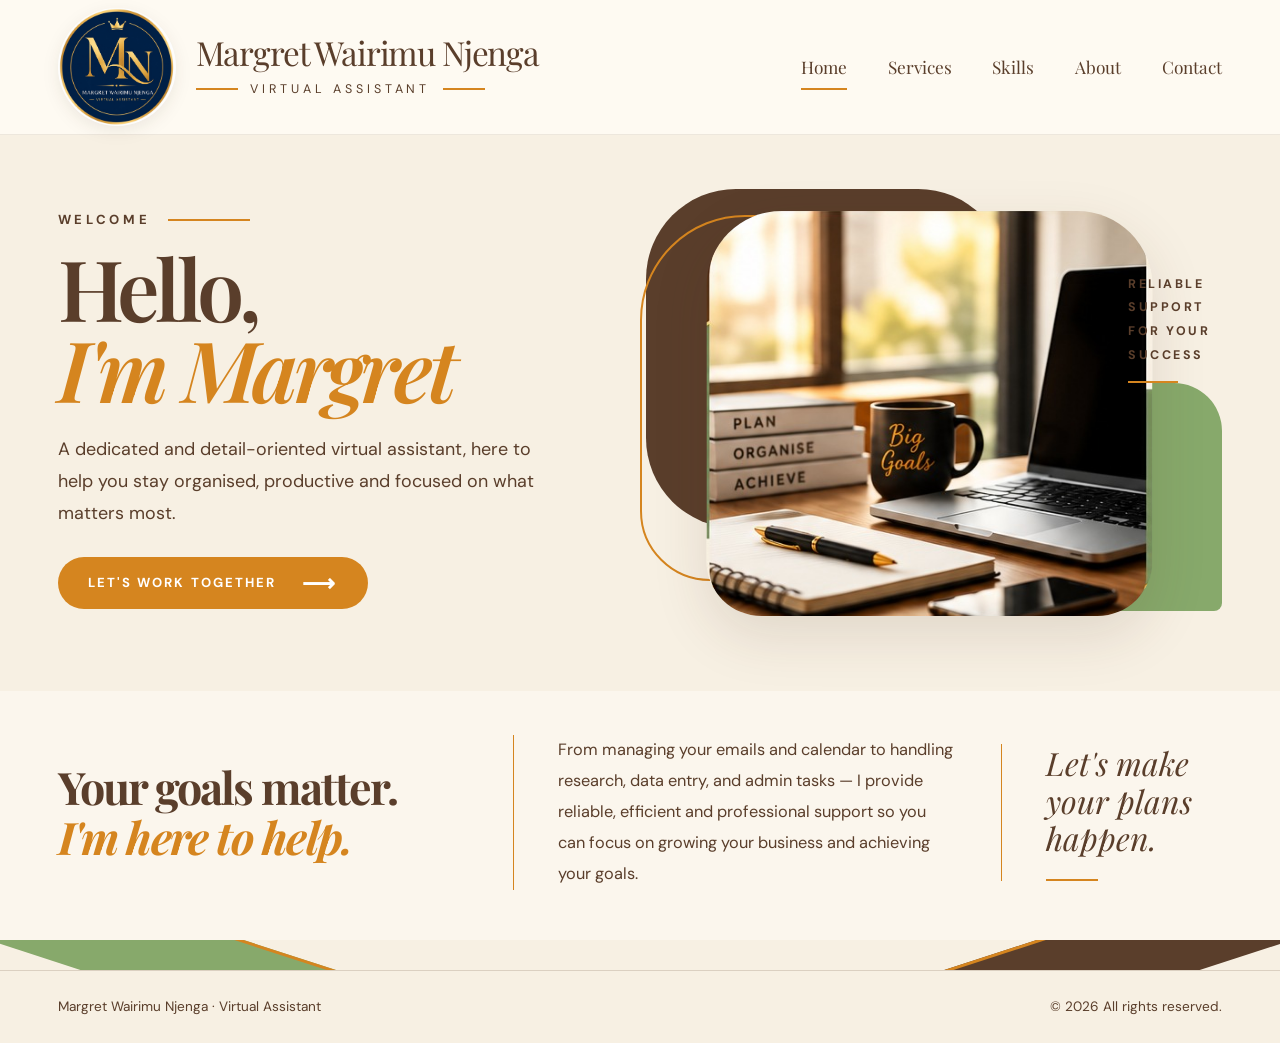
<file: index.html>
<!doctype html>
<html lang="en">
<head>
<meta charset="utf-8">
<meta name="viewport" content="width=device-width, initial-scale=1">
<meta name="description" content="Professional virtual assistance from Margret Wairimu Njenga. Reliable support to help you stay organised, productive and focused.">
<title>Margret Wairimu Njenga | Virtual Assistant</title>
<link rel="stylesheet" href="style.css">
</head>
<body>
<header class="site-header">
  <div class="container header-inner">
    <a class="brand" href="index.html" aria-label="Margret Njenga home">
      <img class="brand-logo" src="images/mn-logo.jpg" alt="Margret Wairimu Njenga MN logo">
      <div class="brand-copy">
        <div class="brand-name">Margret Wairimu Njenga</div>
        <div class="brand-subtitle">Virtual Assistant</div>
      </div>
    </a>
    <button class="menu-button" aria-label="Open navigation" aria-expanded="false">☰</button>
    <nav class="main-nav" aria-label="Main navigation">
      <a href="index.html" class="active">Home</a>
      <a href="services.html">Services</a>
      <a href="skills.html">Skills</a>
      <a href="about.html">About</a>
      <a href="contact.html">Contact</a>
    </nav>
  </div>
</header>

<main>
<section class="hero">
  <div class="container hero-grid">
    <div class="hero-text">
      <p class="eyebrow eyebrow-line">Welcome</p>
      <h1>Hello,<em>I'm Margret</em></h1>
      <p class="hero-copy">A dedicated and detail-oriented virtual assistant, here to help you stay organised, productive and focused on what matters most.</p>
      <a class="primary-button" href="contact.html">Let's work together <span>⟶</span></a>
    </div>
    <div class="hero-art" aria-label="A calm, professional workspace with a laptop and notebook">
      <div class="art-brown"></div><div class="art-sage"></div><div class="art-outline"></div>
      <div class="workspace-frame"><img src="images/workspace.jpg" alt="Warm professional workspace with laptop, notebook, pen and coffee mug"></div>
      <div class="side-note">Reliable<br>support<br>for your<br>success</div>
    </div>
  </div>
</section>

<section class="goals-section">
  <div class="container goals-grid">
    <h2 class="goals-title">Your goals matter.<em>I'm here to help.</em></h2>
    <p class="goals-copy">From managing your emails and calendar to handling research, data entry, and admin tasks — I provide reliable, efficient and professional support so you can focus on growing your business and achieving your goals.</p>
    <p class="script-note">Let's make<br>your plans<br>happen.</p>
  </div>
</section>
<div class="bottom-accent" aria-hidden="true"></div>
</main>

<footer class="site-footer"><div class="container footer-inner">
<p>Margret Wairimu Njenga · Virtual Assistant</p>
<p>© <span class="year"></span> All rights reserved.</p>
</div></footer>
<script src="script.js"></script>
</body>
</html>
</file>
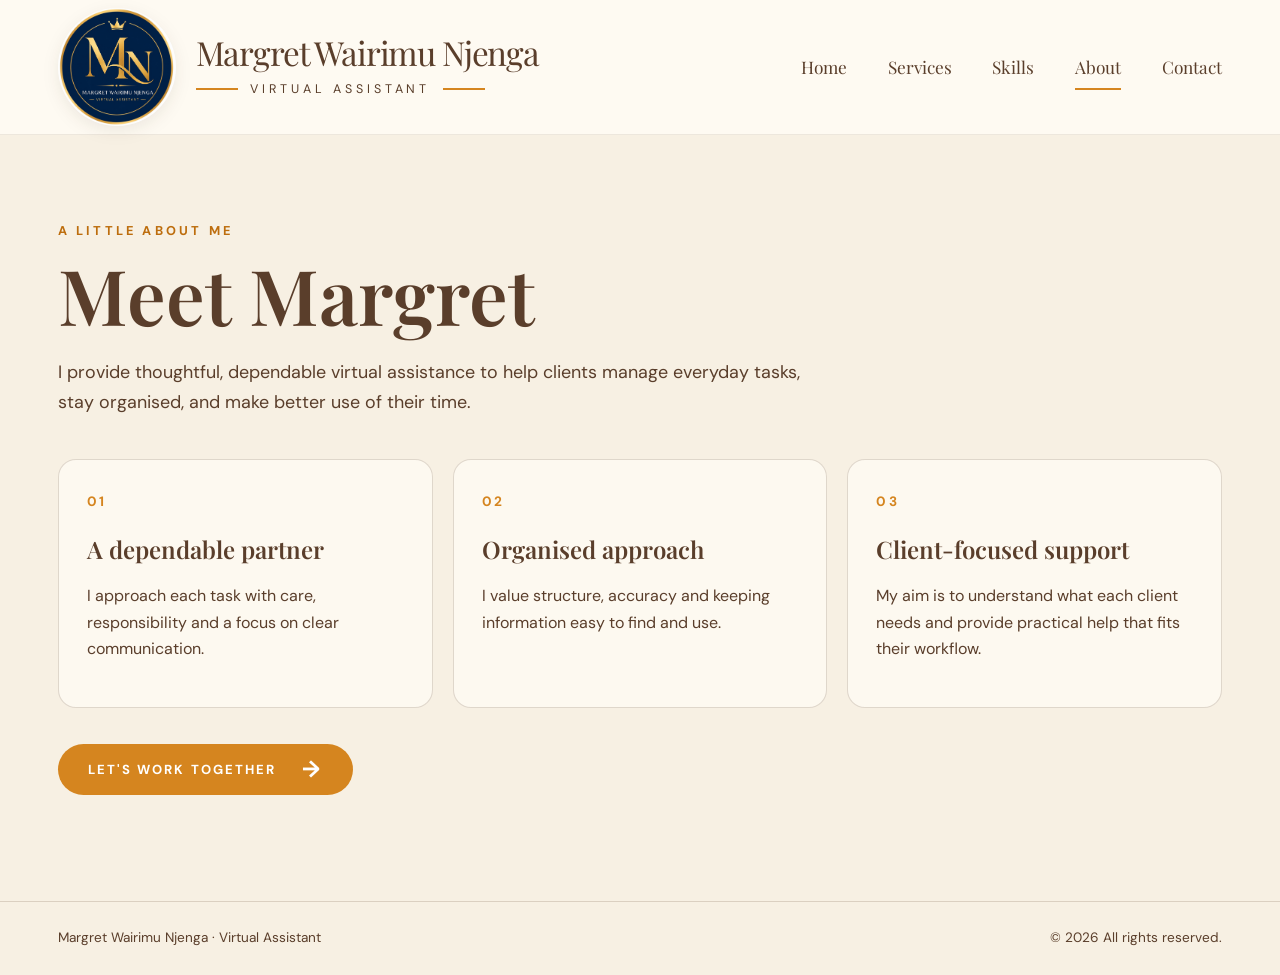
<file: about.html>
<!doctype html>
<html lang="en"><head>
<meta charset="utf-8"><meta name="viewport" content="width=device-width, initial-scale=1">
<title>About | Margret Wairimu Njenga</title>
<link rel="stylesheet" href="style.css">
</head><body>
<header class="site-header"><div class="container header-inner">
<a class="brand" href="index.html" aria-label="Margret Njenga home">
<img class="brand-logo" src="images/mn-logo.jpg" alt="Margret Wairimu Njenga MN logo">
<div class="brand-copy"><div class="brand-name">Margret Wairimu Njenga</div><div class="brand-subtitle">Virtual Assistant</div></div>
</a>
<button class="menu-button" aria-label="Open navigation" aria-expanded="false">☰</button>
<nav class="main-nav" aria-label="Main navigation"><a href="index.html" class="">Home</a>
<a href="services.html" class="">Services</a>
<a href="skills.html" class="">Skills</a>
<a href="about.html" class="active">About</a>
<a href="contact.html" class="">Contact</a></nav>
</div></header>
<main class="page-main"><div class="container">
<p class="page-kicker">A LITTLE ABOUT ME</p><h1 class="page-title">Meet Margret</h1>
<p class="page-intro">I provide thoughtful, dependable virtual assistance to help clients manage everyday tasks, stay organised, and make better use of their time.</p>
<div class="content-grid"><article class="content-card"><span class="number">01</span><h2>A dependable partner</h2><p>I approach each task with care, responsibility and a focus on clear communication.</p></article>
<article class="content-card"><span class="number">02</span><h2>Organised approach</h2><p>I value structure, accuracy and keeping information easy to find and use.</p></article>
<article class="content-card"><span class="number">03</span><h2>Client-focused support</h2><p>My aim is to understand what each client needs and provide practical help that fits their workflow.</p></article></div>
<p style="margin-top:36px"><a class="primary-button" href="contact.html">Let's work together <span>→</span></a></p>
</div></main>
<footer class="site-footer"><div class="container footer-inner"><p>Margret Wairimu Njenga · Virtual Assistant</p><p>© <span class="year"></span> All rights reserved.</p></div></footer>
<script src="script.js"></script></body></html>
</file>
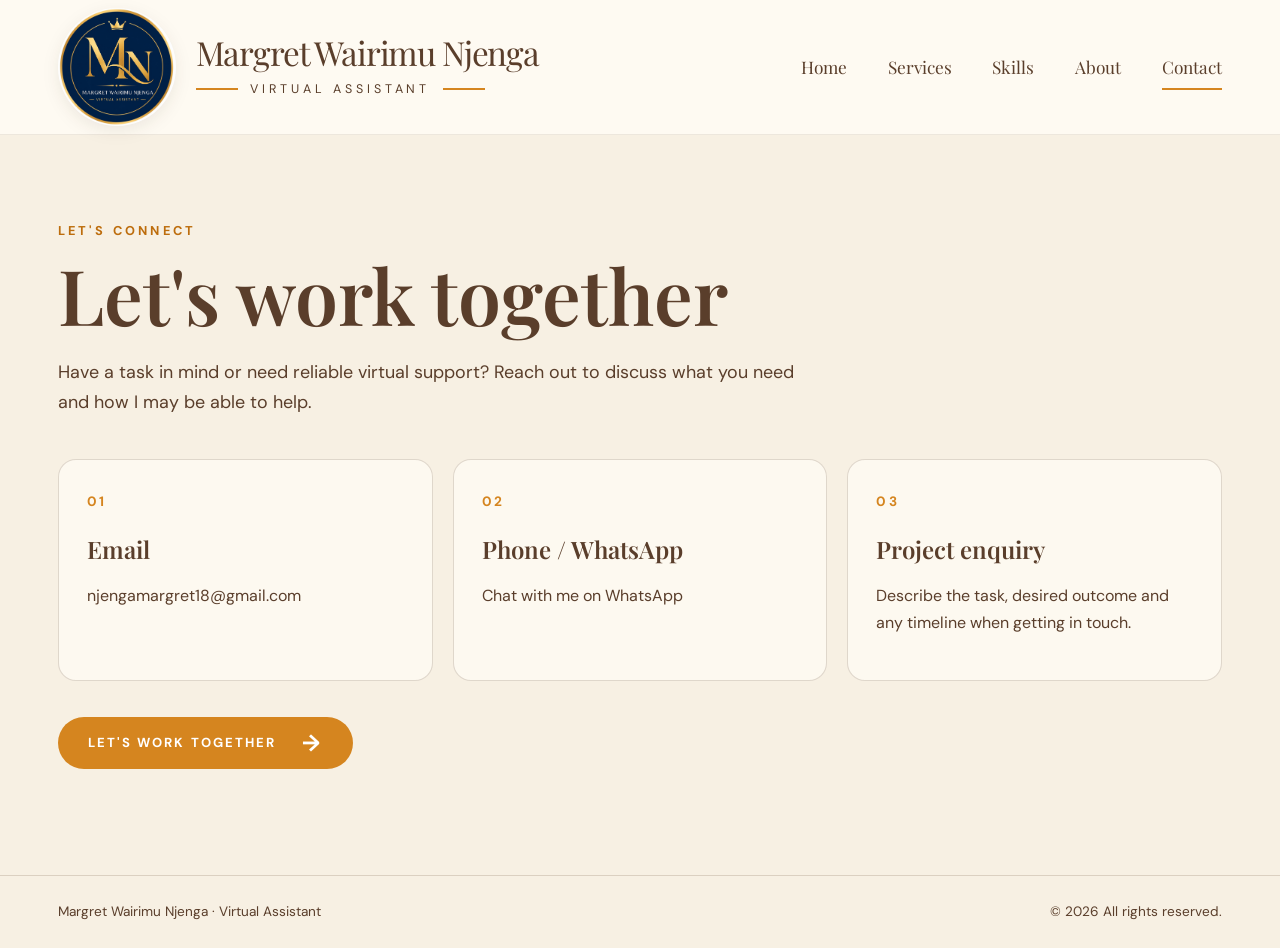
<file: contact.html>
<!doctype html>
<html lang="en"><head>
<meta charset="utf-8"><meta name="viewport" content="width=device-width, initial-scale=1">
<title>Contact | Margret Wairimu Njenga</title>
<link rel="stylesheet" href="style.css">
</head><body>
<header class="site-header"><div class="container header-inner">
<a class="brand" href="index.html" aria-label="Margret Njenga home">
<img class="brand-logo" src="images/mn-logo.jpg" alt="Margret Wairimu Njenga MN logo">
<div class="brand-copy"><div class="brand-name">Margret Wairimu Njenga</div><div class="brand-subtitle">Virtual Assistant</div></div>
</a>
<button class="menu-button" aria-label="Open navigation" aria-expanded="false">☰</button>
<nav class="main-nav" aria-label="Main navigation"><a href="index.html" class="">Home</a>
<a href="services.html" class="">Services</a>
<a href="skills.html" class="">Skills</a>
<a href="about.html" class="">About</a>
<a href="contact.html" class="active">Contact</a></nav>
</div></header>
<main class="page-main"><div class="container">
<p class="page-kicker">LET'S CONNECT</p><h1 class="page-title">Let's work together</h1>
<p class="page-intro">Have a task in mind or need reliable virtual support? Reach out to discuss what you need and how I may be able to help.</p>
<div class="content-grid"><article class="content-card"><span class="number">01</span><h2>Email</h2><p><a href="mailto:njengamargret18@gmail.com">njengamargret18@gmail.com</a></p></article>
<article class="content-card"><span class="number">02</span><h2>Phone / WhatsApp</h2><p><a href="https://wa.me/254112981114">Chat with me on WhatsApp</a></p></article>
<article class="content-card"><span class="number">03</span><h2>Project enquiry</h2><p>Describe the task, desired outcome and any timeline when getting in touch.</p></article></div>
<p style="margin-top:36px"><a class="primary-button" href="contact.html">Let's work together <span>→</span></a></p>
</div></main>
<footer class="site-footer"><div class="container footer-inner"><p>Margret Wairimu Njenga · Virtual Assistant</p><p>© <span class="year"></span> All rights reserved.</p></div></footer>
<script src="script.js"></script></body></html>
</file>
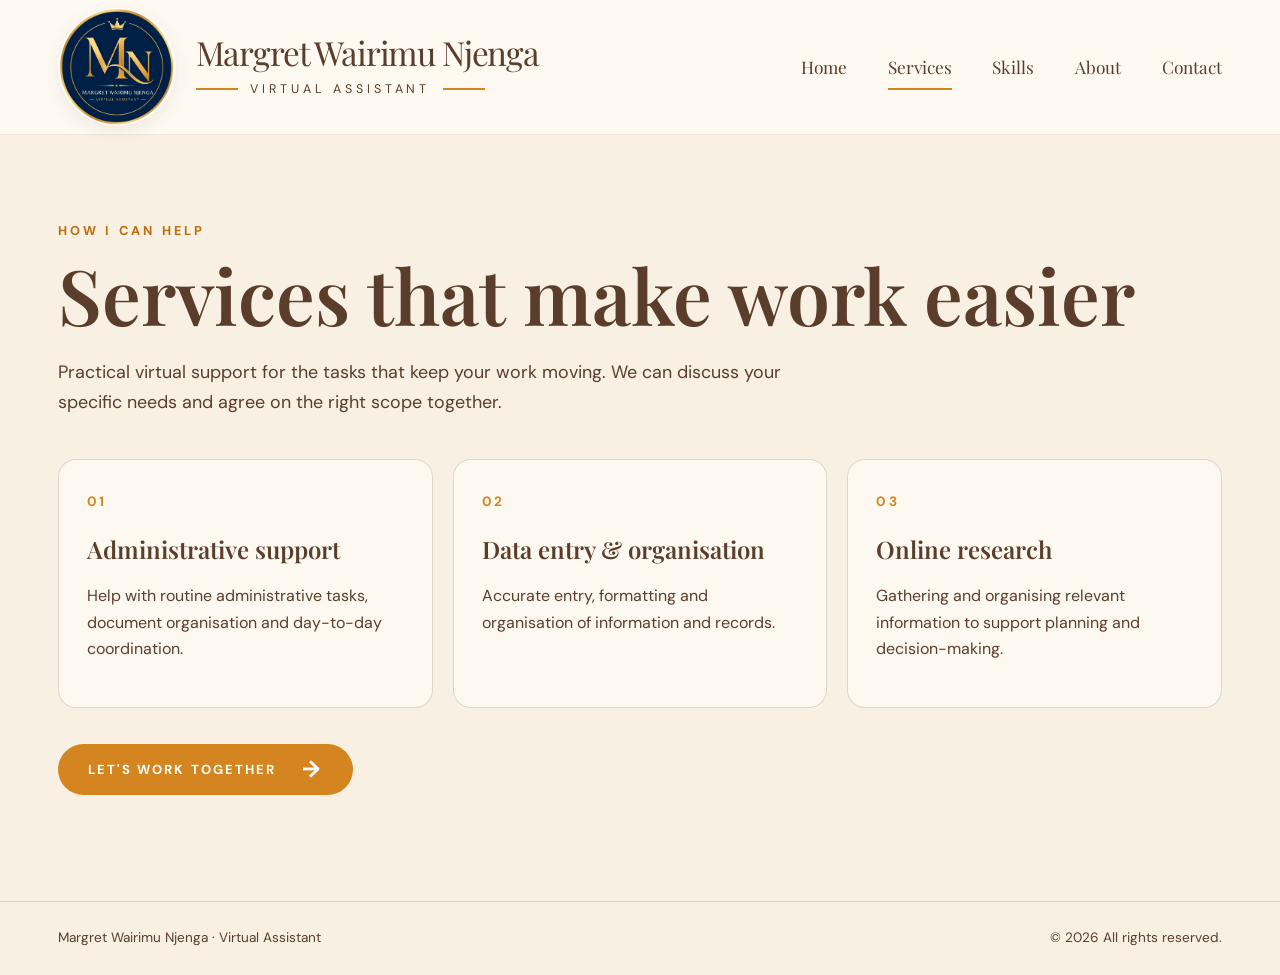
<file: services.html>
<!doctype html>
<html lang="en"><head>
<meta charset="utf-8"><meta name="viewport" content="width=device-width, initial-scale=1">
<title>Services | Margret Wairimu Njenga</title>
<link rel="stylesheet" href="style.css">
</head><body>
<header class="site-header"><div class="container header-inner">
<a class="brand" href="index.html" aria-label="Margret Njenga home">
<img class="brand-logo" src="images/mn-logo.jpg" alt="Margret Wairimu Njenga MN logo">
<div class="brand-copy"><div class="brand-name">Margret Wairimu Njenga</div><div class="brand-subtitle">Virtual Assistant</div></div>
</a>
<button class="menu-button" aria-label="Open navigation" aria-expanded="false">☰</button>
<nav class="main-nav" aria-label="Main navigation"><a href="index.html" class="">Home</a>
<a href="services.html" class="active">Services</a>
<a href="skills.html" class="">Skills</a>
<a href="about.html" class="">About</a>
<a href="contact.html" class="">Contact</a></nav>
</div></header>
<main class="page-main"><div class="container">
<p class="page-kicker">HOW I CAN HELP</p><h1 class="page-title">Services that make work easier</h1>
<p class="page-intro">Practical virtual support for the tasks that keep your work moving. We can discuss your specific needs and agree on the right scope together.</p>
<div class="content-grid"><article class="content-card"><span class="number">01</span><h2>Administrative support</h2><p>Help with routine administrative tasks, document organisation and day-to-day coordination.</p></article>
<article class="content-card"><span class="number">02</span><h2>Data entry & organisation</h2><p>Accurate entry, formatting and organisation of information and records.</p></article>
<article class="content-card"><span class="number">03</span><h2>Online research</h2><p>Gathering and organising relevant information to support planning and decision-making.</p></article></div>
<p style="margin-top:36px"><a class="primary-button" href="contact.html">Let's work together <span>→</span></a></p>
</div></main>
<footer class="site-footer"><div class="container footer-inner"><p>Margret Wairimu Njenga · Virtual Assistant</p><p>© <span class="year"></span> All rights reserved.</p></div></footer>
<script src="script.js"></script></body></html>
</file>
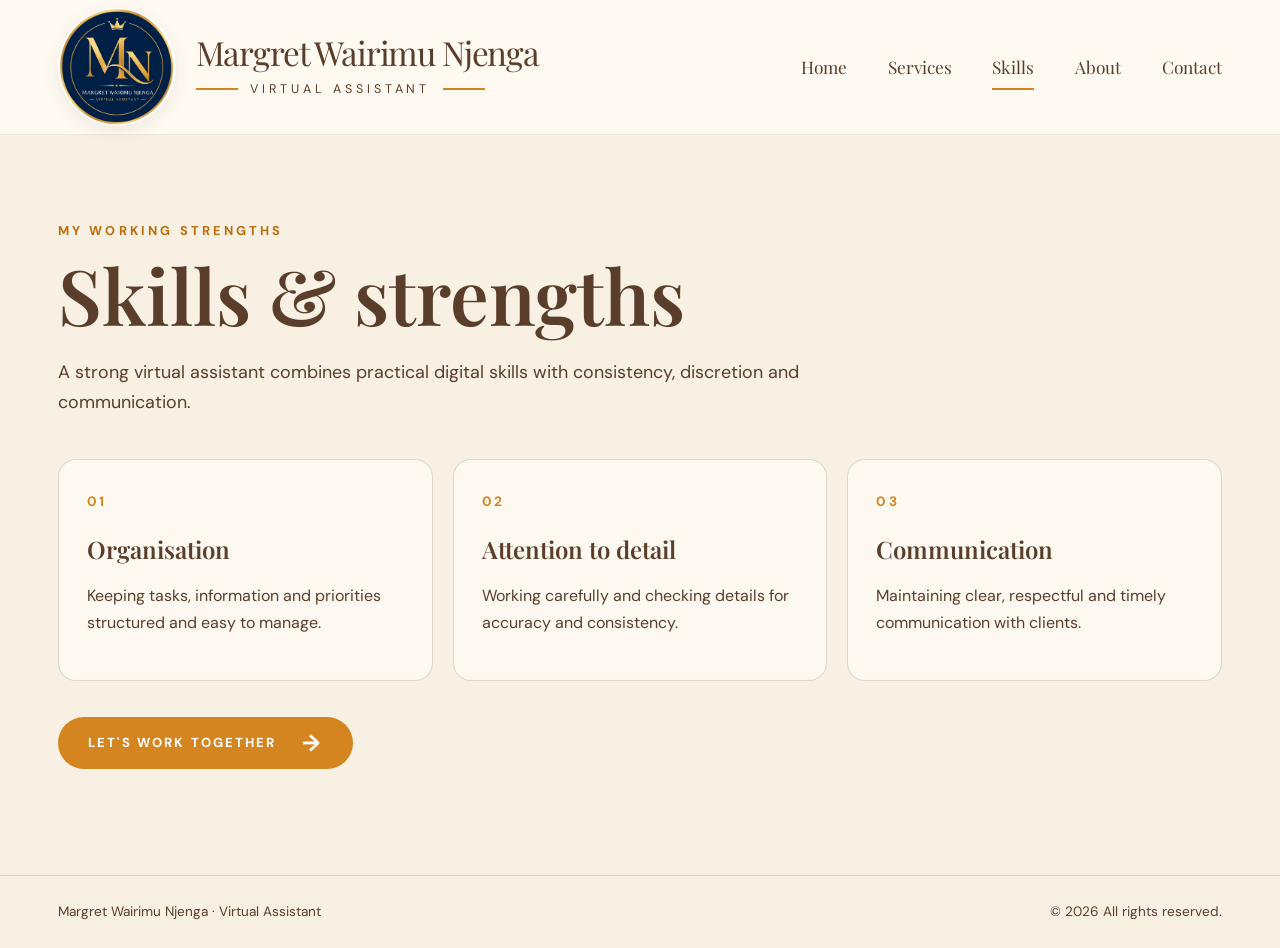
<file: skills.html>
<!doctype html>
<html lang="en"><head>
<meta charset="utf-8"><meta name="viewport" content="width=device-width, initial-scale=1">
<title>Skills | Margret Wairimu Njenga</title>
<link rel="stylesheet" href="style.css">
</head><body>
<header class="site-header"><div class="container header-inner">
<a class="brand" href="index.html" aria-label="Margret Njenga home">
<img class="brand-logo" src="images/mn-logo.jpg" alt="Margret Wairimu Njenga MN logo">
<div class="brand-copy"><div class="brand-name">Margret Wairimu Njenga</div><div class="brand-subtitle">Virtual Assistant</div></div>
</a>
<button class="menu-button" aria-label="Open navigation" aria-expanded="false">☰</button>
<nav class="main-nav" aria-label="Main navigation"><a href="index.html" class="">Home</a>
<a href="services.html" class="">Services</a>
<a href="skills.html" class="active">Skills</a>
<a href="about.html" class="">About</a>
<a href="contact.html" class="">Contact</a></nav>
</div></header>
<main class="page-main"><div class="container">
<p class="page-kicker">MY WORKING STRENGTHS</p><h1 class="page-title">Skills & strengths</h1>
<p class="page-intro">A strong virtual assistant combines practical digital skills with consistency, discretion and communication.</p>
<div class="content-grid"><article class="content-card"><span class="number">01</span><h2>Organisation</h2><p>Keeping tasks, information and priorities structured and easy to manage.</p></article>
<article class="content-card"><span class="number">02</span><h2>Attention to detail</h2><p>Working carefully and checking details for accuracy and consistency.</p></article>
<article class="content-card"><span class="number">03</span><h2>Communication</h2><p>Maintaining clear, respectful and timely communication with clients.</p></article></div>
<p style="margin-top:36px"><a class="primary-button" href="contact.html">Let's work together <span>→</span></a></p>
</div></main>
<footer class="site-footer"><div class="container footer-inner"><p>Margret Wairimu Njenga · Virtual Assistant</p><p>© <span class="year"></span> All rights reserved.</p></div></footer>
<script src="script.js"></script></body></html>
</file>
<file: style.css>
@import url('https://fonts.googleapis.com/css2?family=DM+Sans:wght@400;500;600;700&family=Playfair+Display:ital,wght@0,500;0,600;0,700;1,500;1,600&display=swap');

:root {
  --cream: #F7F0E3;
  --cream-deep: #F1E5D1;
  --brown: #5A3E2B;
  --amber: #D5851F;
  --amber-dark: #BD6D0D;
  --sage: #87A96B;
  --navy: #06244B;
  --white: #FFFDF8;
  --line: rgba(90, 62, 43, .18);
  --shadow: 0 20px 55px rgba(74, 48, 29, .13);
}

* { box-sizing: border-box; }
html { scroll-behavior: smooth; }
body {
  margin: 0;
  background: var(--cream);
  color: var(--brown);
  font-family: "DM Sans", Arial, sans-serif;
  line-height: 1.65;
}
a { color: inherit; text-decoration: none; }
img { max-width: 100%; display: block; }
.container { width: min(1320px, calc(100% - 9vw)); margin-inline: auto; }

.site-header {
  background: rgba(255, 252, 245, .88);
  border-bottom: 1px solid rgba(90,62,43,.10);
  position: relative;
  z-index: 5;
}
.header-inner {
  min-height: 122px;
  display: flex;
  align-items: center;
  gap: 24px;
}
.brand {
  display: flex;
  align-items: center;
  gap: 20px;
  min-width: 0;
  flex: 1;
}
.brand-logo {
  width: 118px;
  height: 118px;
  flex: 0 0 118px;
  object-fit: contain;
  border-radius: 50%;
  filter: drop-shadow(0 5px 8px rgba(40,28,18,.08));
  margin-block: 8px;
}
.brand-copy { min-width: 0; }
.brand-name {
  font-family: "Playfair Display", Georgia, serif;
  font-size: clamp(1.35rem, 2.6vw, 2.65rem);
  line-height: 1.1;
  white-space: nowrap;
  letter-spacing: -.035em;
}
.brand-subtitle {
  margin-top: 8px;
  display: flex;
  align-items: center;
  gap: 12px;
  text-transform: uppercase;
  letter-spacing: .32em;
  font-size: .78rem;
  white-space: nowrap;
}
.brand-subtitle::before, .brand-subtitle::after {
  content: ""; height: 2px; width: 42px; background: var(--amber);
}
.main-nav {
  display: flex;
  align-items: center;
  justify-content: flex-end;
  gap: clamp(16px, 3.2vw, 48px);
  font-family: "Playfair Display", Georgia, serif;
  font-size: 1.08rem;
  white-space: nowrap;
}
.main-nav a { position: relative; padding: 12px 0; }
.main-nav a::after {
  content: ""; position: absolute; left: 0; bottom: 3px; height: 2px;
  width: 0; background: var(--amber); transition: width .2s ease;
}
.main-nav a:hover::after, .main-nav a.active::after { width: 100%; }
.menu-button {
  display: none; border: 1px solid var(--line); background: transparent;
  border-radius: 50%; width: 44px; height: 44px; color: var(--brown);
  font-size: 1.35rem;
}

.hero { padding: 54px 0 62px; overflow: hidden; }
.hero-grid {
  display: grid; grid-template-columns: minmax(0, .92fr) minmax(0, 1.08fr);
  gap: clamp(36px, 5vw, 76px); align-items: center;
}
.eyebrow {
  text-transform: uppercase; letter-spacing: .28em; font-size: .82rem;
  font-weight: 700; margin: 0 0 16px;
}
.eyebrow-line { display: flex; align-items: center; gap: 18px; }
.eyebrow-line::after { content: ""; width: 82px; height: 2px; background: var(--amber); }
.hero h1 {
  font-family: "Playfair Display", Georgia, serif;
  font-size: clamp(3.6rem, 6.6vw, 6.7rem);
  line-height: .96; letter-spacing: -.055em;
  margin: 0 0 24px; font-weight: 600;
}
.hero h1 em { color: var(--amber); font-weight: 600; display: block; }
.hero-copy {
  font-size: clamp(1.03rem, 1.4vw, 1.22rem);
  line-height: 1.8; max-width: 560px; margin: 0 0 28px;
}
.primary-button {
  display: inline-flex; align-items: center; gap: 26px; justify-content: center;
  background: var(--amber); color: white; border-radius: 999px;
  padding: 15px 30px; font-size: .82rem; letter-spacing: .16em;
  text-transform: uppercase; font-weight: 700; transition: transform .2s, background .2s;
}
.primary-button:hover { background: var(--amber-dark); transform: translateY(-2px); }
.primary-button span { font-size: 1.45rem; line-height: .8; }
.hero-art { min-height: 440px; position: relative; display: grid; place-items: center; }
.art-brown, .art-sage, .art-outline {
  position: absolute; pointer-events: none;
}
.art-brown {
  width: 61%; height: 77%; left: 3%; top: 0;
  background: var(--brown); border-radius: 90px 90px 10px 90px;
}
.art-sage {
  width: 45%; height: 52%; right: 0; bottom: 4%;
  background: var(--sage); border-radius: 8px 48px 8px 8px;
}
.art-outline {
  width: 85%; height: 83%; right: 13%; top: 6%;
  border: 2px solid var(--amber); border-radius: 105px 105px 70px 70px;
}
.workspace-frame {
  position: relative; z-index: 1; width: 75%; height: 405px; overflow: hidden;
  border-radius: 75px 75px 55px 55px; box-shadow: var(--shadow);
  transform: translate(1%, 1%);
}
.workspace-frame img { width: 100%; height: 100%; object-fit: cover; }
.side-note {
  position: absolute; z-index: 2; right: -1%; top: 19%;
  width: 100px; text-transform: uppercase; font-weight: 700;
  letter-spacing: .2em; font-size: .78rem; line-height: 1.9;
}
.side-note::after { content: ""; display: block; margin-top: 14px; width: 50px; height: 2px; background: var(--amber); }

.goals-section { background: rgba(255, 252, 245, .58); padding: 44px 0 50px; }
.goals-grid {
  display: grid; grid-template-columns: 1.02fr 1.1fr .55fr;
  align-items: center; gap: clamp(24px, 3.6vw, 54px);
}
.goals-title {
  font-family: "Playfair Display", Georgia, serif;
  font-size: clamp(2.15rem, 3.5vw, 3.7rem); line-height: 1.12;
  margin: 0; letter-spacing: -.04em;
}
.goals-title em { color: var(--amber); display: block; }
.goals-copy {
  border-left: 1px solid var(--amber); padding-left: clamp(22px, 3.4vw, 54px);
  font-size: 1.02rem; line-height: 1.9; margin: 0;
}
.script-note {
  border-left: 1px solid var(--amber); padding-left: clamp(22px, 3.4vw, 54px);
  font-family: "Playfair Display", Georgia, serif; font-style: italic;
  font-size: clamp(1.6rem, 2.5vw, 2.4rem); line-height: 1.18; margin: 0;
}
.script-note::after { content: ""; display: block; width: 52px; height: 2px; background: var(--amber); margin-top: 22px; }
.bottom-accent { height: 30px; position: relative; overflow: hidden; }
.bottom-accent::before, .bottom-accent::after {
  content: ""; position: absolute; top: 0; width: 44%; height: 80px;
}
.bottom-accent::before { left: -3%; background: var(--sage); transform: skewY(18deg); border-top: 3px solid var(--amber); }
.bottom-accent::after { right: -3%; background: var(--brown); transform: skewY(-18deg); border-top: 3px solid var(--amber); }

.page-main { min-height: 65vh; padding: 72px 0 90px; }
.page-kicker { color: var(--amber-dark); text-transform: uppercase; letter-spacing: .25em; font-size: .8rem; font-weight: 700; }
.page-title { font: 600 clamp(2.8rem, 6vw, 5rem)/1.05 "Playfair Display", Georgia, serif; margin: 10px 0 24px; }
.page-title em { color: var(--amber); }
.page-intro { max-width: 760px; font-size: 1.12rem; }
.content-grid { display: grid; grid-template-columns: repeat(3, minmax(0,1fr)); gap: 20px; margin-top: 42px; }
.content-card { background: rgba(255,252,245,.7); border: 1px solid var(--line); border-radius: 18px; padding: 28px; }
.content-card .number { color: var(--amber); font-size: .85rem; letter-spacing: .2em; font-weight: 700; }
.content-card h2 { font: 600 1.5rem/1.2 "Playfair Display", Georgia, serif; }
.contact-link { color: var(--amber-dark); font-weight: 700; }
.site-footer { padding: 25px 0; border-top: 1px solid var(--line); font-size: .85rem; }
.footer-inner { display: flex; justify-content: space-between; gap: 16px; flex-wrap: wrap; }
.footer-inner p { margin: 0; }

@media (max-width: 1000px) {
  .container { width: min(100% - 40px, 760px); }
  .header-inner { min-height: 100px; }
  .brand-logo { width: 82px; height: 82px; flex-basis: 82px; }
  .brand { gap: 12px; }
  .brand-subtitle { letter-spacing: .18em; font-size: .65rem; }
  .brand-subtitle::before, .brand-subtitle::after { width: 22px; }
  .main-nav { gap: 18px; font-size: .98rem; }
  .hero-grid { grid-template-columns: 1fr 1fr; gap: 24px; }
  .hero-art { min-height: 360px; }
  .workspace-frame { height: 330px; width: 78%; border-radius: 50px; }
  .side-note { right: -2%; width: 78px; font-size: .65rem; }
  .goals-grid { grid-template-columns: 1fr 1fr; }
  .script-note { display: none; }
}
@media (max-width: 700px) {
  .container { width: calc(100% - 36px); }
  .header-inner { min-height: 86px; gap: 12px; }
  .brand-logo { width: 62px; height: 62px; flex-basis: 62px; margin-block: 6px; }
  .brand-name { font-size: 1.15rem; white-space: normal; }
  .brand-subtitle { font-size: .5rem; letter-spacing: .12em; gap: 5px; margin-top: 5px; }
  .brand-subtitle::before, .brand-subtitle::after { width: 12px; }
  .menu-button { display: block; flex: 0 0 42px; }
  .main-nav {
    display: none; position: absolute; left: 18px; right: 18px; top: calc(100% - 1px);
    background: var(--white); border: 1px solid var(--line); border-radius: 14px;
    padding: 12px 18px; box-shadow: var(--shadow); flex-direction: column; align-items: stretch; gap: 0;
  }
  .main-nav.open { display: flex; }
  .main-nav a { padding: 10px 4px; border-bottom: 1px solid rgba(90,62,43,.08); }
  .main-nav a:last-child { border-bottom: 0; }
  .main-nav a::after { display: none; }
  .hero { padding: 42px 0 36px; }
  .hero-grid { grid-template-columns: 1fr; gap: 30px; }
  .hero h1 { font-size: clamp(3.5rem, 16vw, 5.2rem); }
  .hero-copy { font-size: 1rem; }
  .hero-art { min-height: 340px; margin-inline: 0; }
  .workspace-frame { width: 76%; height: 300px; border-radius: 48px 48px 38px 38px; }
  .art-brown { width: 58%; height: 76%; left: 3%; }
  .art-sage { width: 43%; height: 48%; right: 0; }
  .side-note { right: -2px; top: 18%; width: 64px; font-size: .58rem; letter-spacing: .12em; }
  .goals-section { padding: 34px 0 38px; }
  .goals-grid { grid-template-columns: 1fr; gap: 20px; }
  .goals-title { font-size: 2.5rem; }
  .goals-copy { padding-left: 18px; font-size: .96rem; }
  .script-note { display: block; border-left: 0; padding-left: 0; font-size: 1.75rem; }
  .content-grid { grid-template-columns: 1fr; }
  .page-main { padding: 48px 0 64px; }
}
</file>
